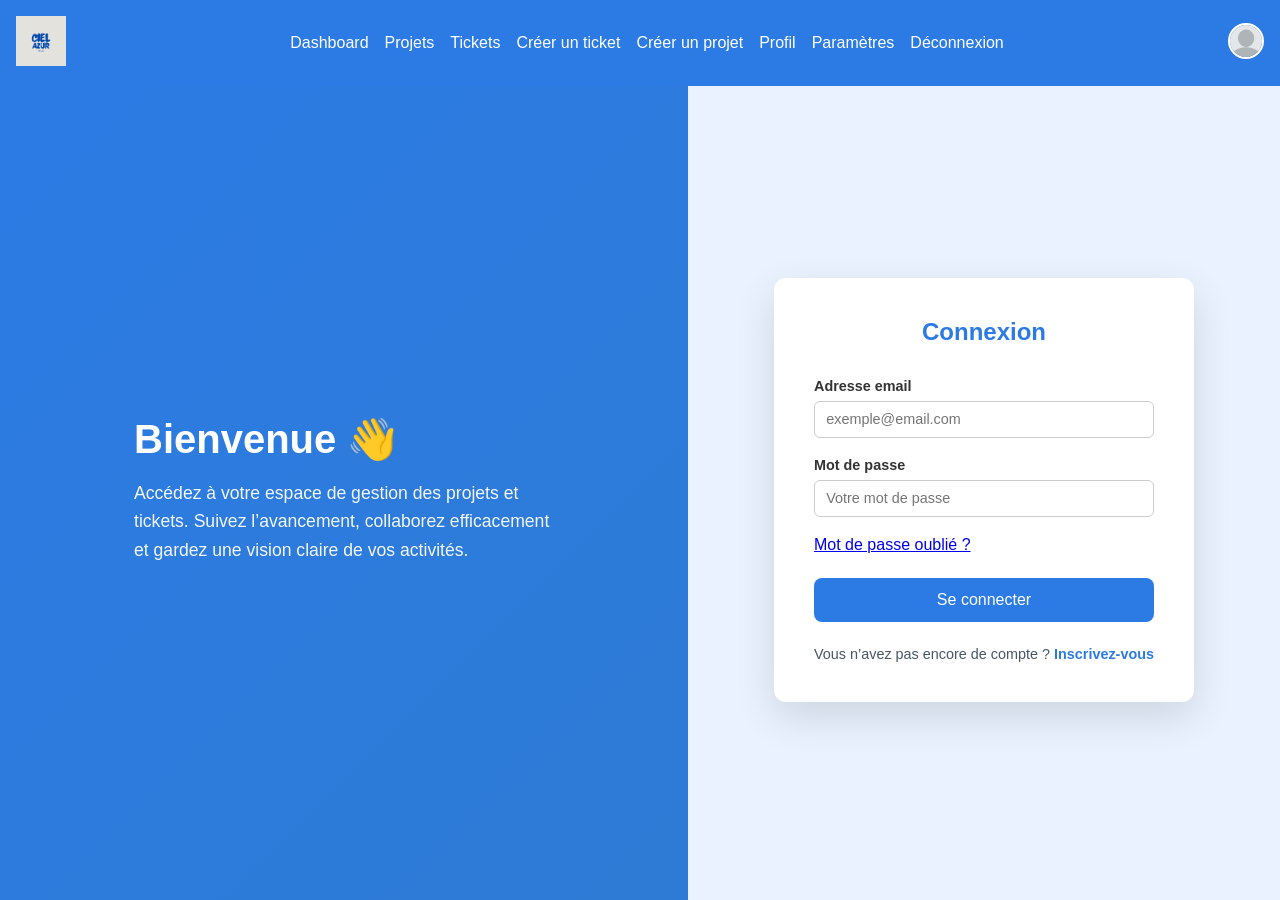
<file: index.html>
<!DOCTYPE html>
<html lang="fr">
<head>
    <meta charset="UTF-8">
    <title>Connexion | TP Ticketing</title>
    <link rel="stylesheet" href="css/style.css">
</head>

<body style="background-color: #eaf2ff;">

<!-- Navigation -->
<header class="main-header"
        style="position: fixed; top: 0; left: 0; right: 0; background-color: #2c7be5; z-index: 1000;">
    <div class="header-content">

        <!-- Logo -->
        <div class="logo">
            <a href="index.html">
                <img src="assets/logo.png" alt="Logo">
            </a>
        </div>

        <!-- Menu -->
      <nav>
            <a href="dashboard.html">Dashboard</a>
            <a href="projects.html">Projets</a>
            <a href="tickets.html">Tickets</a>
            <a href="ticket-create.html">Créer un ticket</a>
            <a href="project-create.html">Créer un projet</a>
            <a href="profile.html">Profil</a>
            <a href="setting.html">Paramètres</a>
            <a href="index.html">Déconnexion</a>
        </nav>
<div class="profile-menu">

    <!-- Avatar -->
    <img
        src="assets/photo-avatar-profil.png"
        alt="Profil"
        class="profile-avatar"
        id="profileToggle"
    >

    <!-- Menu déroulant -->
    <div class="profile-dropdown" id="profileDropdown">
        <div class="profile-info">
            <strong>Madeleine Biaye</strong>
            <span>Collaborateur</span>
        </div>

        <a href="profile.html">👤 Profil</a>
        <a href="settings.html">⚙️ Paramètres</a>
        <hr>
        <a href="index.html" class="logout">🚪 Déconnexion</a>
    </div>

</div>

    </div>
</header>

<!-- Contenu principal -->
<!-- Contenu principal -->
<main style="
    min-height: calc(100vh - 80px);
    display: flex;
    margin-top: 80px;
">

    <!-- PANNEAU BLEU GAUCHE -->
    <section style="
        flex: 1;
        background: linear-gradient(135deg, #2c7be5, #2d7bd4);
        color: white;
        display: flex;
        justify-content: center;
        align-items: center;
        padding: 3rem;
    ">

        <div style="max-width: 420px;">
            <h1 style="
                font-size: 2.5rem;
                margin-bottom: 1rem;
            ">
                Bienvenue 👋
            </h1>

            <p style="
                font-size: 1.1rem;
                line-height: 1.6;
                opacity: 0.95;
            ">
                Accédez à votre espace de gestion des projets et tickets.
                Suivez l’avancement, collaborez efficacement et gardez
                une vision claire de vos activités.
            </p>
        </div>

    </section>

    <!-- ZONE CONNEXION DROITE -->
    <section style="
        flex: 1;
        background-color: #eaf2ff;
        display: flex;
        justify-content: center;
        align-items: center;
    ">

        <!-- Carte de connexion -->
        <div style="
            background-color: white;
            padding: 2.5rem;
            width: 100%;
            max-width: 420px;
            border-radius: 12px;
            box-shadow: 0 15px 40px rgba(0,0,0,0.12);
        ">

            <h1 style="
                text-align: center;
                margin-bottom: 2rem;
                color: #2c7be5;
            ">
                Connexion
            </h1>

            <form>

                <div class="form-group">
                    <label>Adresse email</label>
                    <input type="email" placeholder="exemple@email.com">
                </div>

                <div class="form-group">
                    <label>Mot de passe</label>
                    <input type="password" placeholder="Votre mot de passe">
                </div>
<div class="forgot-password">
    <a href="forgot-password.html">Mot de passe oublié ?</a>
</div>

                <button style="
                    width: 100%;
                    margin-top: 1.5rem;
                    padding: 0.8rem;
                    background-color: #2c7be5;
                    color: white;
                    border: none;
                    border-radius: 8px;
                    font-size: 1rem;
                    cursor: pointer;
                ">
                    Se connecter
                </button>
<p style="
    margin-top: 1.5rem;
    text-align: center;
    font-size: 0.9rem;
    color: #475569;
">
    Vous n’avez pas encore de compte ?
    <a href="register.html" style="
        color: #2c7be5;
        font-weight: 600;
        text-decoration: none;
    ">
        Inscrivez-vous
    </a>
</p>

            </form>

        </div>

    </section>

</main>

</body>
</html>
</file>
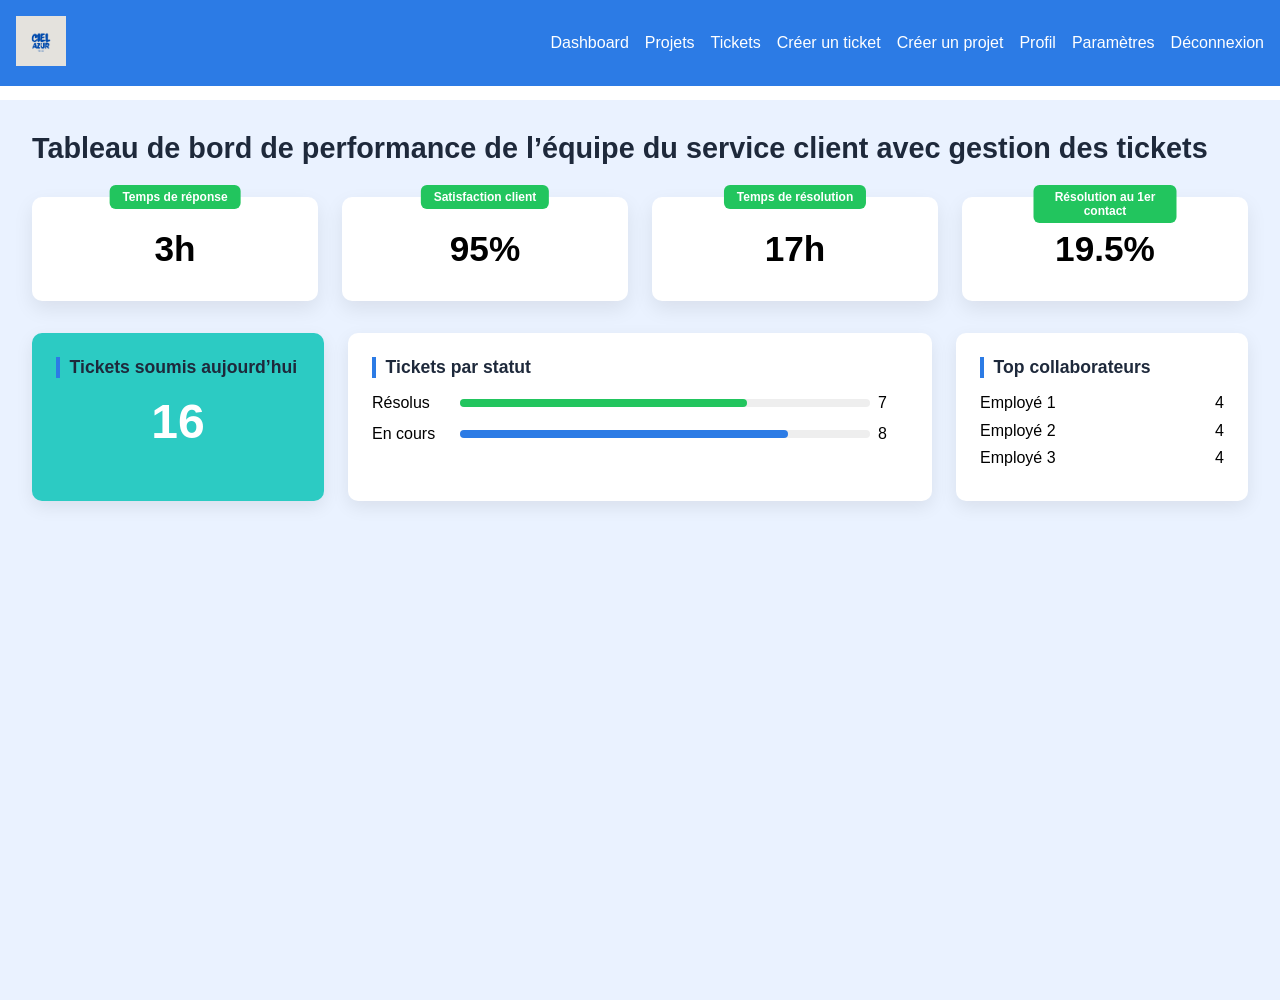
<file: dashboard.html>
<!DOCTYPE html>
<html lang="fr">
<head>
    <meta charset="UTF-8">
    <title>Dashboard | TP Ticketing</title>
    <link rel="stylesheet" href="css/style.css">
</head>

<body>

<!-- Navigation -->
<header class="main-header"
        style="position: fixed; top: 0; left: 0; right: 0; background-color: #2c7be5; z-index: 1000;">
    <div class="header-content">

        <!-- Logo -->
        <div class="logo">
            <a href="index.html">
                <img src="assets/logo.png" alt="Logo">
            </a>
        </div>

        <!-- Menu -->
        <nav>
            <a href="dashboard.html">Dashboard</a>
            <a href="projects.html">Projets</a>
            <a href="tickets.html">Tickets</a>
            <a href="ticket-create.html">Créer un ticket</a>
            <a href="project-create.html">Créer un projet</a>
            <a href="profile.html">Profil</a>
            <a href="setting.html">Paramètres</a>
            <a href="index.html">Déconnexion</a>
        </nav>
    </div>
</header>

<!-- Contenu du dashboard -->
<main class="dashboard" style="margin-top: 100px; width: 100%;">


    <!-- TITRE DU DASHBOARD -->
    <div class="dashboard-title-wrapper">
        <h1 class="dashboard-title">
            Tableau de bord de performance de l’équipe du service client avec gestion des tickets
        </h1>
    </div>

    <!-- KPI principaux -->
    <section class="kpi-grid">

    <!-- Temps de réponse -->
    <div style="position: relative; background: white; padding: 2rem 1.5rem; border-radius: 10px; text-align: center; box-shadow: 0 8px 20px rgba(0,0,0,0.08);">
        <span style="position: absolute; top: -12px; left: 50%; transform: translateX(-50%); background-color: #22c55e; color: white; padding: 0.3rem 0.8rem; border-radius: 6px; font-size: 0.75rem; font-weight: 600;">
            Temps de réponse
        </span>
        <div style="font-size: 2.2rem; font-weight: bold;">3h</div>
    </div>

    <!-- Satisfaction client -->
    <div style="position: relative; background: white; padding: 2rem 1.5rem; border-radius: 10px; text-align: center; box-shadow: 0 8px 20px rgba(0,0,0,0.08);">
        <span style="position: absolute; top: -12px; left: 50%; transform: translateX(-50%); background-color: #22c55e; color: white; padding: 0.3rem 0.8rem; border-radius: 6px; font-size: 0.75rem; font-weight: 600;">
            Satisfaction client
        </span>
        <div style="font-size: 2.2rem; font-weight: bold;">95%</div>
    </div>

    <!-- Temps de résolution -->
    <div style="position: relative; background: white; padding: 2rem 1.5rem; border-radius: 10px; text-align: center; box-shadow: 0 8px 20px rgba(0,0,0,0.08);">
        <span style="position: absolute; top: -12px; left: 50%; transform: translateX(-50%); background-color: #22c55e; color: white; padding: 0.3rem 0.8rem; border-radius: 6px; font-size: 0.75rem; font-weight: 600;">
            Temps de résolution
        </span>
        <div style="font-size: 2.2rem; font-weight: bold;">17h</div>
    </div>

    <!-- Résolution au 1er contact -->
    <div style="position: relative; background: white; padding: 2rem 1.5rem; border-radius: 10px; text-align: center; box-shadow: 0 8px 20px rgba(0,0,0,0.08);">
        <span style="position: absolute; top: -12px; left: 50%; transform: translateX(-50%); background-color: #22c55e; color: white; padding: 0.3rem 0.8rem; border-radius: 6px; font-size: 0.75rem; font-weight: 600;">
            Résolution au 1er contact
        </span>
        <div style="font-size: 2.2rem; font-weight: bold;">19.5%</div>
    </div>

</section>


    <!-- Ligne centrale -->
    <section class="dashboard-row">

        <!-- Tickets du jour -->
        <div class="panel highlight">
            <h3>Tickets soumis aujourd’hui</h3>
            <p class="big-number">16</p>
        </div>

        <!-- Tickets par statut -->
        <div class="panel">
            <h3>Tickets par statut</h3>

            <div class="status-row">
                <span>Résolus</span>
                <div class="bar">
                    <div class="bar-fill green" style="width:70%"></div>
                </div>
                <span>7</span>
            </div>

            <div class="status-row">
                <span>En cours</span>
                <div class="bar">
                    <div class="bar-fill blue" style="width:80%"></div>
                </div>
                <span>8</span>
            </div>
        </div>

        <!-- Top collaborateurs -->
        <div class="panel">
            <h3>Top collaborateurs</h3>
            <ul class="top-list">
                <li>Employé 1 <span>4</span></li>
                <li>Employé 2 <span>4</span></li>
                <li>Employé 3 <span>4</span></li>
            </ul>
        </div>

    </section>


</main>

</body>
</html>
</file>
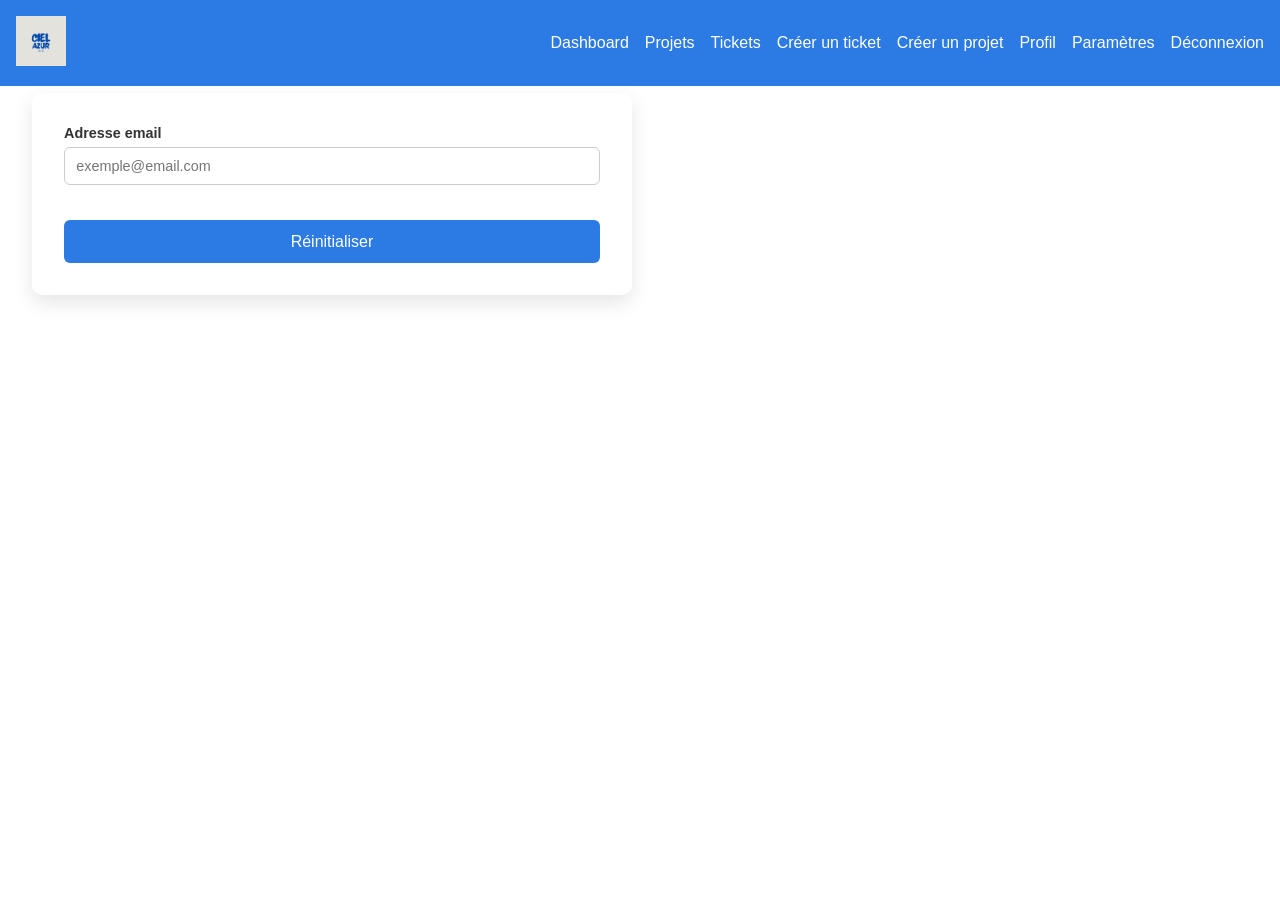
<file: forgot-password.html>
<!DOCTYPE html>
<html lang="fr">
<head>
    <meta charset="UTF-8">
    <title>Mot de passe oublié | TP Ticketing</title>
    <link rel="stylesheet" href="css/style.css">
</head>

<body>

<!-- Navigation -->
<header class="main-header"
        style="position: fixed; top: 0; left: 0; right: 0; background-color: #2c7be5; z-index: 1000;">
    <div class="header-content">

        <!-- Logo -->
        <div class="logo">
            <a href="index.html">
                <img src="assets/logo.png" alt="Logo">
            </a>
        </div>

        <!-- Menu -->
        <nav>
            <a href="dashboard.html">Dashboard</a>
            <a href="projects.html">Projets</a>
            <a href="tickets.html">Tickets</a>
            <a href="ticket-create.html">Créer un ticket</a>
            <a href="project-create.html">Créer un projet</a>
            <a href="profile.html">Profil</a>
            <a href="setting.html">Paramètres</a>
            <a href="index.html">Déconnexion</a>
        </nav>
    </div>
</header>

<main class="ticket-create">

    <h1>Mot de passe oublié</h1>

    <form class="ticket-form">

        <div class="form-group">
            <label>Adresse email</label>
            <input type="email" placeholder="exemple@email.com">
        </div>

        <button>Réinitialiser</button>

    </form>

</main>

</body>
</html>
</file>
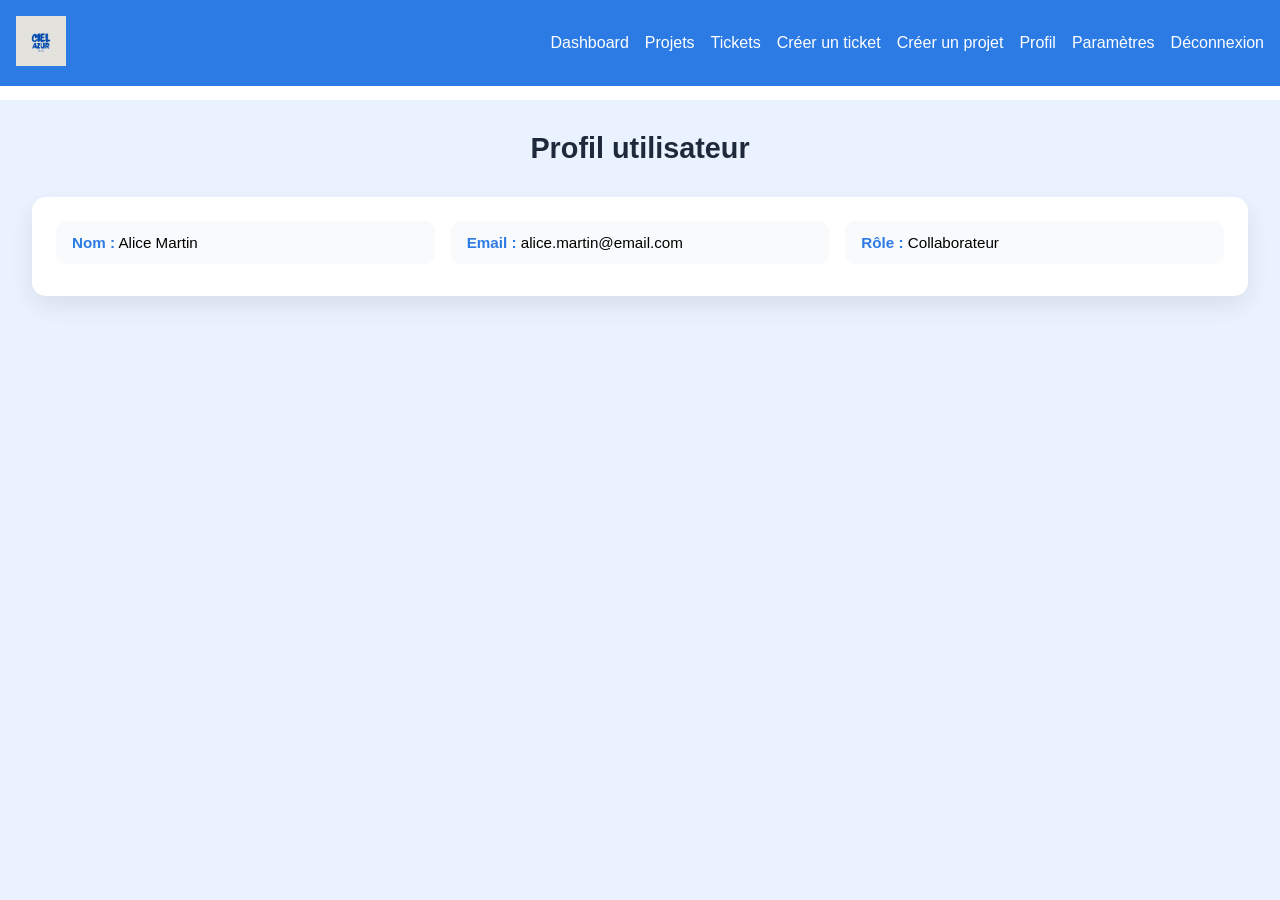
<file: profile.html>
<!DOCTYPE html>
<html lang="fr">
<head>
    <meta charset="UTF-8">
    <title>Profil utilisateur | TP Ticketing</title>
    <link rel="stylesheet" href="css/style.css">
</head>

<body>

<!-- Navigation -->
<header class="main-header"
        style="position: fixed; top: 0; left: 0; right: 0; background-color: #2c7be5; z-index: 1000;">
    <div class="header-content">

        <!-- Logo -->
        <div class="logo">
            <a href="index.html">
                <img src="assets/logo.png" alt="Logo">
            </a>
        </div>

        <!-- Menu -->
        <nav>
            <a href="dashboard.html">Dashboard</a>
            <a href="projects.html">Projets</a>
            <a href="tickets.html">Tickets</a>
            <a href="ticket-create.html">Créer un ticket</a>
            <a href="project-create.html">Créer un projet</a>
            <a href="profile.html">Profil</a>
            <a href="setting.html">Paramètres</a>
            <a href="index.html">Déconnexion</a>
        </nav>
    </div>
</header>

<main class="ticket-detail">

    <h1>Profil utilisateur</h1>

    <section class="ticket-info">
        <p><strong>Nom :</strong> Alice Martin</p>
        <p><strong>Email :</strong> alice.martin@email.com</p>
        <p><strong>Rôle :</strong> Collaborateur</p>
    </section>

</main>

</body>
</html>
</file>
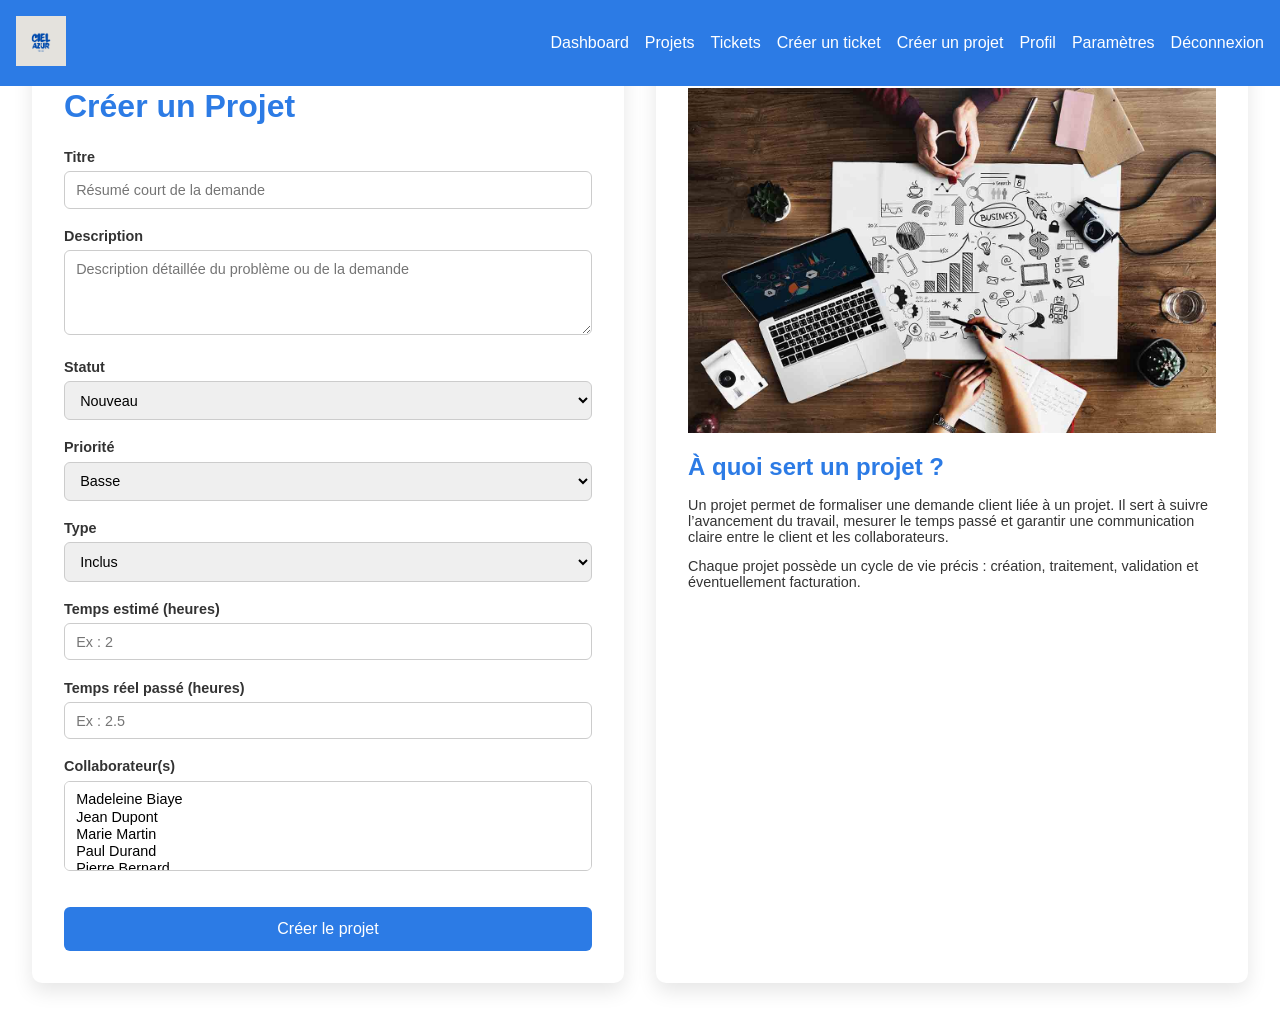
<file: project-create.html>
<!DOCTYPE html>
<html lang="fr">
<head>
    <meta charset="UTF-8">
    <title>Créer un ticket | TP Ticketing</title>

    <!-- Feuille de style principale -->
    <link rel="stylesheet" href="css/style.css">
</head>

<body>

    <!-- Navigation principale -->
   <header class="main-header"style="position: fixed; top: 0; left: 0; right: 0; background-color: #2c7be5; z-index: 1000;">
    <div class="header-content">
        <!-- Logo -->
      <div class="logo">
    <a href="index.html">
        <img src="assets/logo.png" alt="Logo">
    </a>
</div>
        <!-- Menu -->
        <nav>
            <a href="dashboard.html">Dashboard</a>
            <a href="projects.html">Projets</a>
            <a href="tickets.html">Tickets</a>
            <a href="ticket-create.html">Créer un ticket</a>
            <a href="project-create.html">Créer un projet</a>
            <a href="profile.html">Profil</a>
            <a href="setting.html">Paramètres</a>
            <a href="index.html">Déconnexion</a>
        </nav>
    </div>
</header>

    <!-- Contenu principal : création d’un ticket -->
    <main class="ticket-create">

 <div class="ticket-layout">
        <!-- Formulaire de création -->
        <form class="ticket-form" id="ticketForm">
 <div class="tickets-header">
    <h1 class="tickets-title">Créer un Projet </h1>
</div>
            <!-- Titre du ticket -->
            <div class="form-group">
                <label for="title">Titre</label>
                <input
                    type="text"
                    id="title"
                    name="title"
                    placeholder="Résumé court de la demande"
                    required
                >
            </div>

            <!-- Description détaillée -->
            <div class="form-group">
                <label for="description">Description</label>
                <textarea
                    id="description"
                    name="description"
                    rows="4"
                    placeholder="Description détaillée du problème ou de la demande"
                    required
                ></textarea>
            </div>

            <!-- Statut du ticket -->
            <div class="form-group">
                <label for="status">Statut</label>
                <select id="status" name="status">
                    <option>Nouveau</option>
                    <option>En cours</option>
                    <option>En attente client</option>
                    <option>Terminé</option>
                    <option>À valider</option>
                    <option>Validé</option>
                    <option>Refusé</option>
                </select>
            </div>

            <!-- Priorité (optionnelle) -->
            <div class="form-group">
                <label for="priority">Priorité</label>
                <select id="priority" name="priority">
                    <option>Basse</option>
                    <option>Moyenne</option>
                    <option>Haute</option>
                </select>
            </div>

           <div class="form-group">
    <label for="type">Type</label>

    <select id="type" name="type">
        <option>Inclus</option>
        <option>Facturable</option>
    </select>

    <p id="ticket-type-info"></p>
</div>


            <!-- Temps estimé (optionnel) -->
            <div class="form-group">
                <label for="estimated_time">Temps estimé (heures)</label>
                <input
                    type="number"
                    id="estimated_time"
                    name="estimated_time"
                    placeholder="Ex : 2"
                    min="0"
                >
            </div>

            <!-- Temps réel passé -->
            <div class="form-group">
                <label for="spent_time">Temps réel passé (heures)</label>
                <input
                    type="number"
                    id="spent_time"
                    name="spent_time"
                    placeholder="Ex : 2.5"
                    min="0"
                >
            </div>

            <!-- Collaborateurs assignés -->
            <div class="form-group">
                <label for="collaborators">Collaborateur(s)</label>
                <select id="collaborators" name="collaborators" multiple>
                     <option>Madeleine Biaye</option>
                    <option>Jean Dupont</option>
                    <option>Marie Martin</option>
                    <option>Paul Durand</option>
                    <option>Pierre Bernard</option>
                    <option>Lucie Dubois</option>
                    <option>Thomas Leroy</option>
                </select>
            </div>

            <!-- Bouton de création -->
             <p id="formMessage"></p>
            <button type="submit">Créer le projet</button>
            <div id="form-message"></div>


        </form>
<!-- Colonne droite : aide / information -->
        <aside class="ticket-info-box">

            <!-- Image illustrative -->
            <img
                src="assets/image de projet.jpg"
                alt="Illustration ticket"
            >

            <!-- Texte explicatif -->
            <h2>À quoi sert un projet ?</h2>

            <p>
                Un projet permet de formaliser une demande client liée à un projet.
                Il sert à suivre l’avancement du travail, mesurer le temps passé
                et garantir une communication claire entre le client et les collaborateurs.
            </p>

            <p>
                Chaque projet possède un cycle de vie précis :
                création, traitement, validation et éventuellement facturation.
            </p>

        </aside>
    </div>

    </main>
<script src="js/ticket.js"></script>

</body>
</html>
</file>
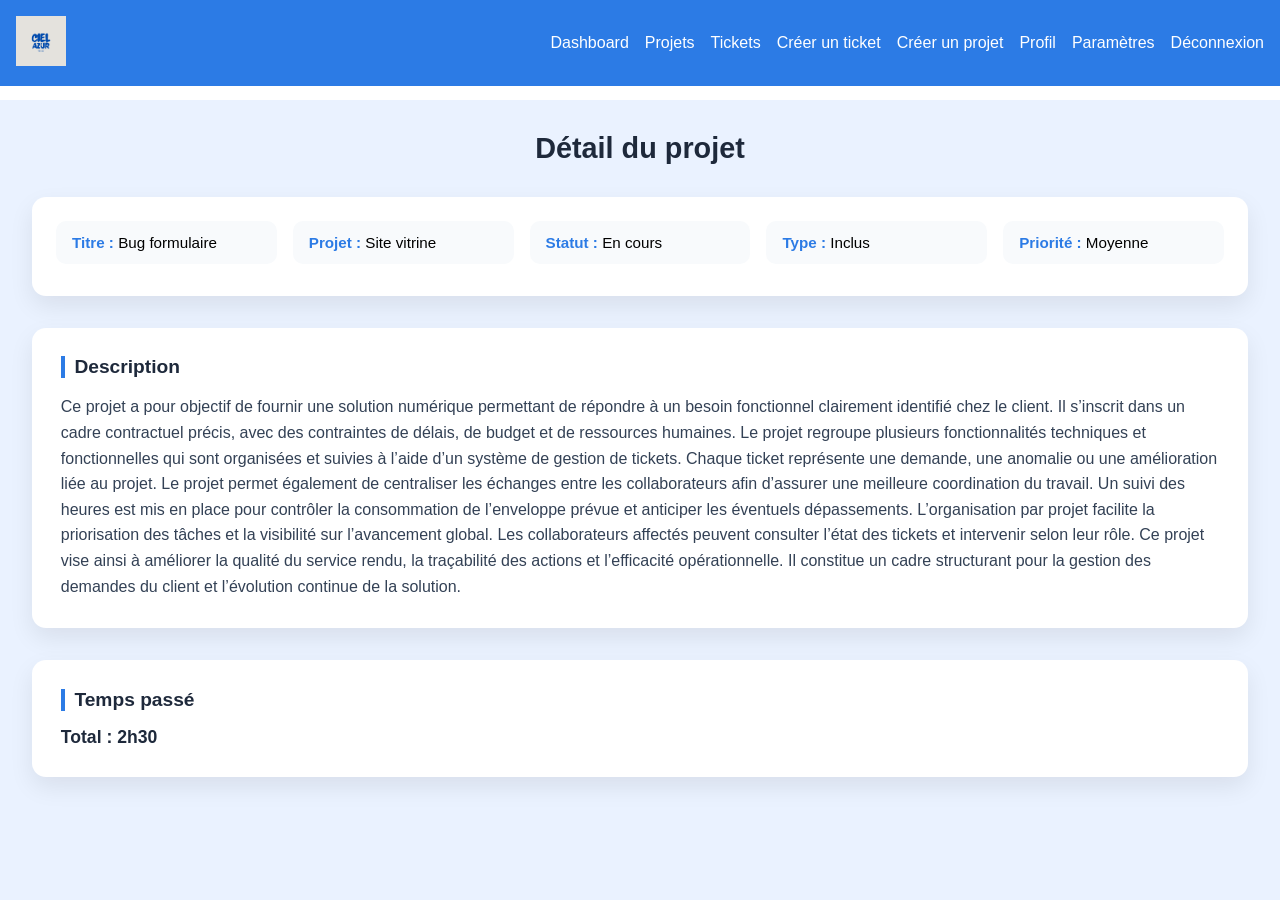
<file: project-detail.html>
<!DOCTYPE html>
<html lang="fr">
<head>
    <meta charset="UTF-8">
    <title>Détail du ticket | TP Ticketing</title>

    <!-- Feuille de style principale -->
    <link rel="stylesheet" href="css/style.css">
</head>

<body>

    <!-- En-tête avec navigation principale -->
    <header class="main-header"style="position: fixed; top: 0; left: 0; right: 0; background-color: #2c7be5; z-index: 1000;">
    <div class="header-content">
        <!-- Logo -->
        <div class="logo">
    <a href="index.html">
        <img src="assets/logo.png" alt="Logo">
    </a>
</div>

        <!-- Menu -->
         <nav>
            <a href="dashboard.html">Dashboard</a>
            <a href="projects.html">Projets</a>
            <a href="tickets.html">Tickets</a>
            <a href="ticket-create.html">Créer un ticket</a>
            <a href="project-create.html">Créer un projet</a>
            <a href="profile.html">Profil</a>
            <a href="setting.html">Paramètres</a>
            <a href="index.html">Déconnexion</a>
        </nav>
    </div>
</header>
    <!-- Contenu principal : détail d’un ticket -->
    <main class="ticket-detail">

        <h1>Détail du projet</h1>

        <!-- Informations générales -->
        <section class="ticket-info">
            <p><strong>Titre :</strong> Bug formulaire</p>
            <p><strong>Projet :</strong> Site vitrine</p>
            <p><strong>Statut :</strong> En cours</p>
            <p><strong>Type :</strong> Inclus</p>
            <p><strong>Priorité :</strong> Moyenne</p>
        </section>

        <!-- Description du ticket -->
        <section class="ticket-description">
            <h2>Description</h2>
            <p>
                Ce projet a pour objectif de fournir une solution numérique permettant de répondre à un besoin fonctionnel clairement identifié chez le client. Il s’inscrit dans un cadre contractuel précis, avec des contraintes de délais, de budget et de ressources humaines. Le projet regroupe plusieurs fonctionnalités techniques et fonctionnelles qui sont organisées et suivies à l’aide d’un système de gestion de tickets. Chaque ticket représente une demande, une anomalie ou une amélioration liée au projet. Le projet permet également de centraliser les échanges entre les collaborateurs afin d’assurer une meilleure coordination du travail. Un suivi des heures est mis en place pour contrôler la consommation de l’enveloppe prévue et anticiper les éventuels dépassements. L’organisation par projet facilite la priorisation des tâches et la visibilité sur l’avancement global. Les collaborateurs affectés peuvent consulter l’état des tickets et intervenir selon leur rôle. Ce projet vise ainsi à améliorer la qualité du service rendu, la traçabilité des actions et l’efficacité opérationnelle. Il constitue un cadre structurant pour la gestion des demandes du client et l’évolution continue de la solution.
            </p>
        </section>

        <!-- Temps passé sur le ticket -->
        <section class="ticket-time">
            <h2>Temps passé</h2>
            <p>Total : 2h30</p>
        </section>

    </main>

</body>
</html>
</file>
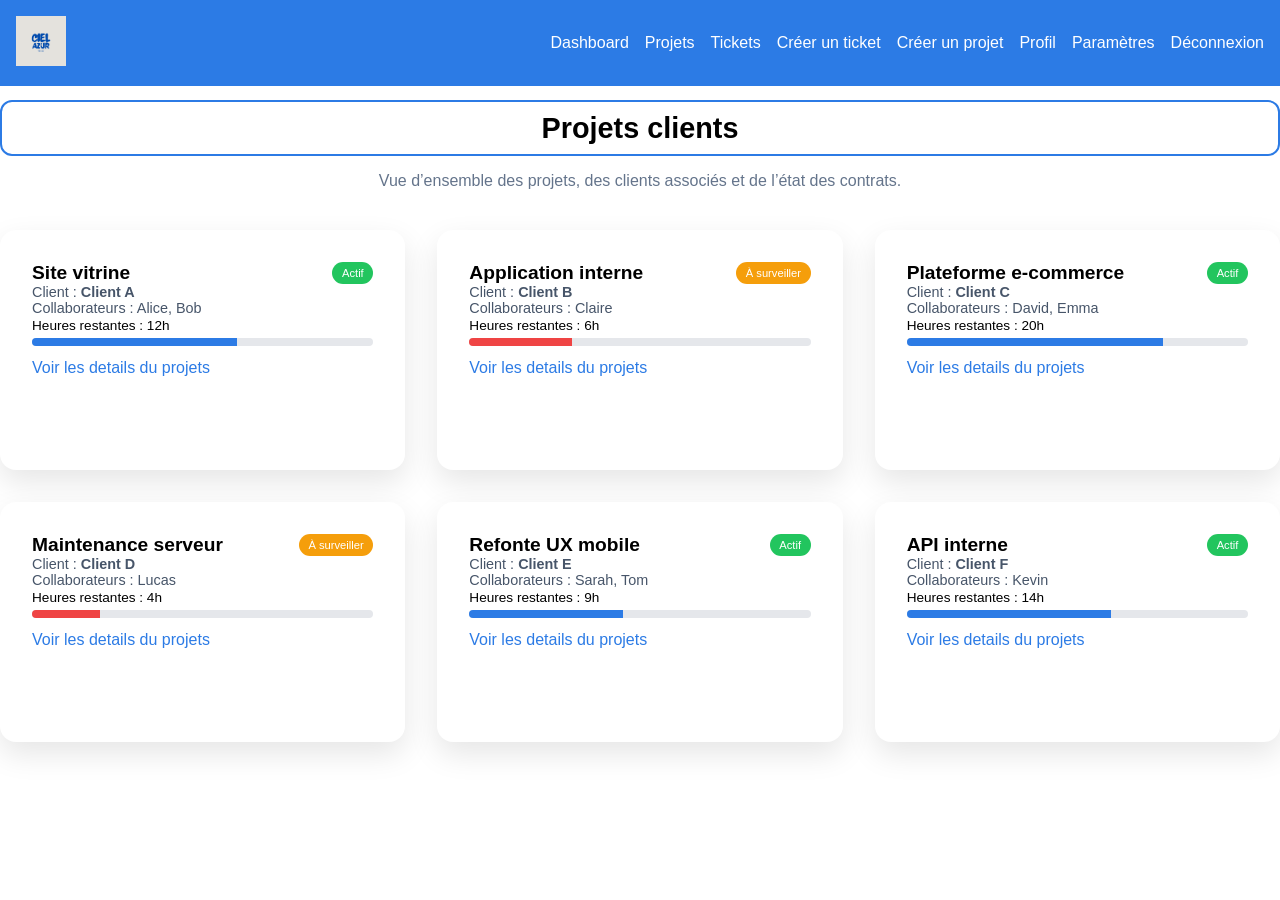
<file: projects.html>
<!DOCTYPE html>
<html lang="fr">
<head>
    <meta charset="UTF-8">
    <title>Projets | TP Ticketing</title>
    <link rel="stylesheet" href="css/style.css">
</head>

<body>

    <!-- En-tête avec navigation principale -->
   <header class="main-header"style="position: fixed; top: 0; left: 0; right: 0; background-color: #2c7be5; z-index: 1000;">
    <div class="header-content">
        <!-- Logo -->
      <div class="logo">
    <a href="index.html">
        <img src="assets/logo.png" alt="Logo">
    </a>
</div>
        <!-- Menu -->
         <nav>
            <a href="dashboard.html">Dashboard</a>
            <a href="projects.html">Projets</a>
            <a href="tickets.html">Tickets</a>
            <a href="ticket-create.html">Créer un ticket</a>
            <a href="project-create.html">Créer un projet</a>
            <a href="profile.html">Profil</a>
            <a href="setting.html">Paramètres</a>
            <a href="index.html">Déconnexion</a>
        </nav> 
    </div>
</header>
    <!-- Contenu principal : liste des projets avec tableau des projets(2 exemples) -->
   <main class="projects" style="margin-top: 100px;">

    <h1 class="page-title">Projets clients</h1>
    <p class="page-subtitle">
        Vue d’ensemble des projets, des clients associés et de l’état des contrats.
    </p>

    <section class="projects-grid">

        <!-- Projet 1 -->
        <div class="project-card">

            <div class="project-header">
                <h2>Site vitrine</h2>
                <span class="badge active">Actif</span>
            </div>

            <p class="project-client">Client : <strong>Client A</strong></p>

            <p class="project-collab">
                Collaborateurs : Alice, Bob
            </p>

            <div class="hours">
                <span>Heures restantes : 12h</span>
                <div class="progress">
                    <div class="progress-fill" style="width: 60%;"></div>
                </div>
            </div>

            <div class="project-actions">
               <a href="project-detail.html" class="btn-link">Voir les details du projets</a>
            </div>

        </div>

        <!-- Projet 2 -->
        <div class="project-card">

            <div class="project-header">
                <h2>Application interne</h2>
                <span class="badge warning">À surveiller</span>
            </div>

            <p class="project-client">Client : <strong>Client B</strong></p>

            <p class="project-collab">
                Collaborateurs : Claire
            </p>

            <div class="hours">
                <span>Heures restantes : 6h</span>
                <div class="progress">
                    <div class="progress-fill danger" style="width: 30%;"></div>
                </div>
            </div>

            <div class="project-actions">
                <a href="project-detail.html" class="btn-link">Voir les details du projets</a>
            </div>

        </div>
        <!-- Projet 3 -->
<div class="project-card">

    <div class="project-header">
        <h2>Plateforme e-commerce</h2>
        <span class="badge active">Actif</span>
    </div>

    <p class="project-client">Client : <strong>Client C</strong></p>
    <p class="project-collab">Collaborateurs : David, Emma</p>

    <div class="hours">
        <span>Heures restantes : 20h</span>
        <div class="progress">
            <div class="progress-fill" style="width: 75%;"></div>
        </div>
    </div>

    <div class="project-actions">
     <a href="project-detail.html" class="btn-link">Voir les details du projets</a>
    </div>

</div>

<!-- Projet 4 -->
<div class="project-card">

    <div class="project-header">
        <h2>Maintenance serveur</h2>
        <span class="badge warning">À surveiller</span>
    </div>

    <p class="project-client">Client : <strong>Client D</strong></p>
    <p class="project-collab">Collaborateurs : Lucas</p>

    <div class="hours">
        <span>Heures restantes : 4h</span>
        <div class="progress">
            <div class="progress-fill danger" style="width: 20%;"></div>
        </div>
    </div>

    <div class="project-actions">
       <a href="project-detail.html" class="btn-link">Voir les details du projets</a>
    </div>

</div>

<!-- Projet 5 -->
<div class="project-card">

    <div class="project-header">
        <h2>Refonte UX mobile</h2>
        <span class="badge active">Actif</span>
    </div>

    <p class="project-client">Client : <strong>Client E</strong></p>
    <p class="project-collab">Collaborateurs : Sarah, Tom</p>

    <div class="hours">
        <span>Heures restantes : 9h</span>
        <div class="progress">
            <div class="progress-fill" style="width: 45%;"></div>
        </div>
    </div>

    <div class="project-actions">
       <a href="project-detail.html" class="btn-link">Voir les details du projets</a>
    </div>

</div>

<!-- Projet 6 -->
<div class="project-card">

    <div class="project-header">
        <h2>API interne</h2>
        <span class="badge active">Actif</span>
    </div>

    <p class="project-client">Client : <strong>Client F</strong></p>
    <p class="project-collab">Collaborateurs : Kevin</p>

    <div class="hours">
        <span>Heures restantes : 14h</span>
        <div class="progress">
            <div class="progress-fill" style="width: 60%;"></div>
        </div>
    </div>

    <div class="project-actions">
       <a href="project-detail.html" class="btn-link">Voir les details du projets</a>
    </div>

</div>


    </section>

</main>


</body>
</html>
</file>
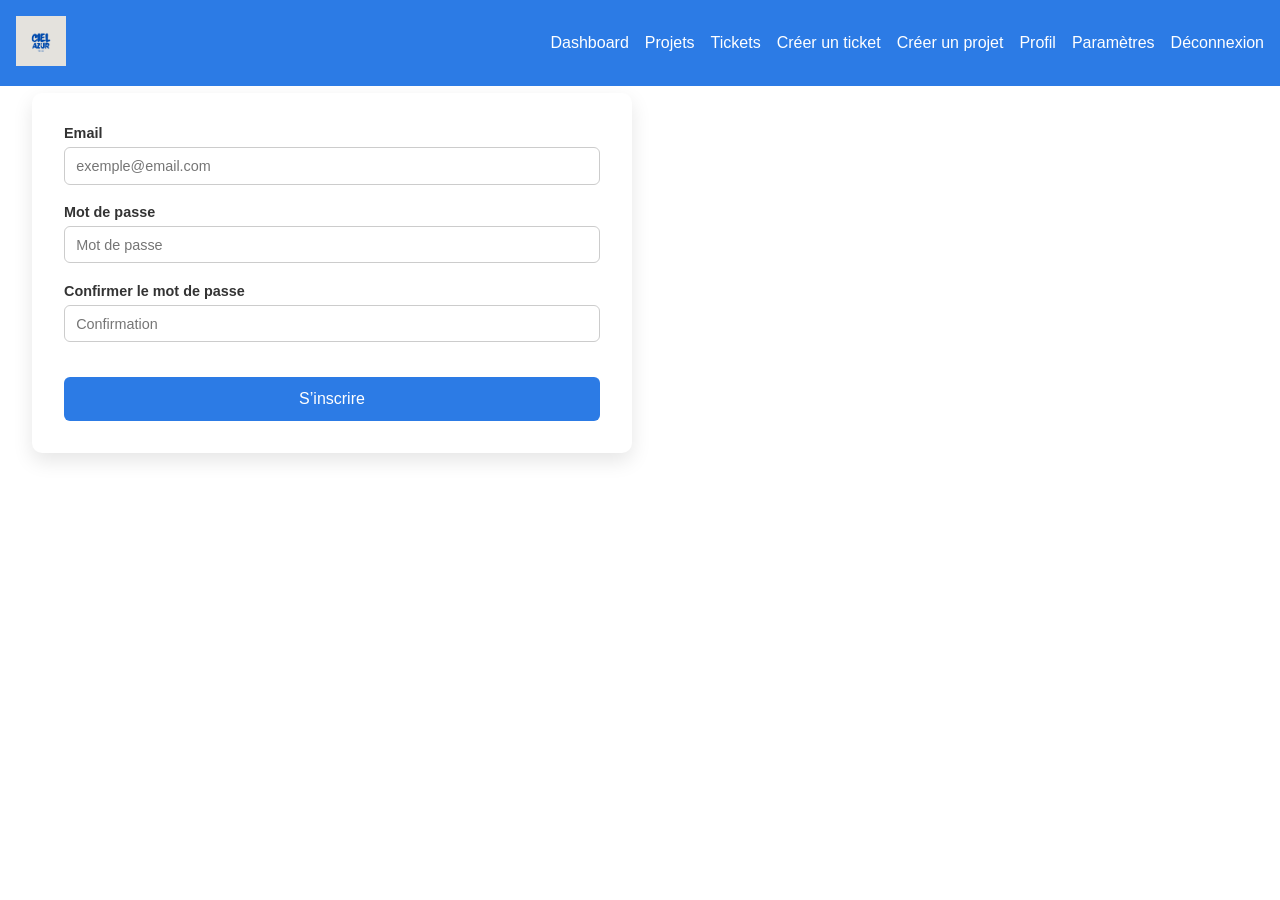
<file: register.html>
<!DOCTYPE html>
<html lang="fr">
<head>
    <meta charset="UTF-8">
    <title>Inscription | TP Ticketing</title>
    <link rel="stylesheet" href="css/style.css">
</head>

<body>

<!-- Navigation -->
<header class="main-header"
        style="position: fixed; top: 0; left: 0; right: 0; background-color: #2c7be5; z-index: 1000;">
    <div class="header-content">

        <!-- Logo -->
        <div class="logo">
            <a href="index.html">
                <img src="assets/logo.png" alt="Logo">
            </a>
        </div>

        <!-- Menu -->
        <nav>
            <a href="dashboard.html">Dashboard</a>
            <a href="projects.html">Projets</a>
            <a href="tickets.html">Tickets</a>
            <a href="ticket-create.html">Créer un ticket</a>
            <a href="project-create.html">Créer un projet</a>
            <a href="profile.html">Profil</a>
            <a href="setting.html">Paramètres</a>
            <a href="index.html">Déconnexion</a>
        </nav>
    </div>
</header>

<main class="ticket-create">

    <h1>Inscription</h1>

    <form class="ticket-form">

        <div class="form-group">
            <label>Email</label>
            <input type="email" placeholder="exemple@email.com">
        </div>

        <div class="form-group">
            <label>Mot de passe</label>
            <input type="password" placeholder="Mot de passe">
        </div>

        <div class="form-group">
            <label>Confirmer le mot de passe</label>
            <input type="password" placeholder="Confirmation">
        </div>

        <button>S’inscrire</button>

    </form>

</main>

</body>
</html>
</file>
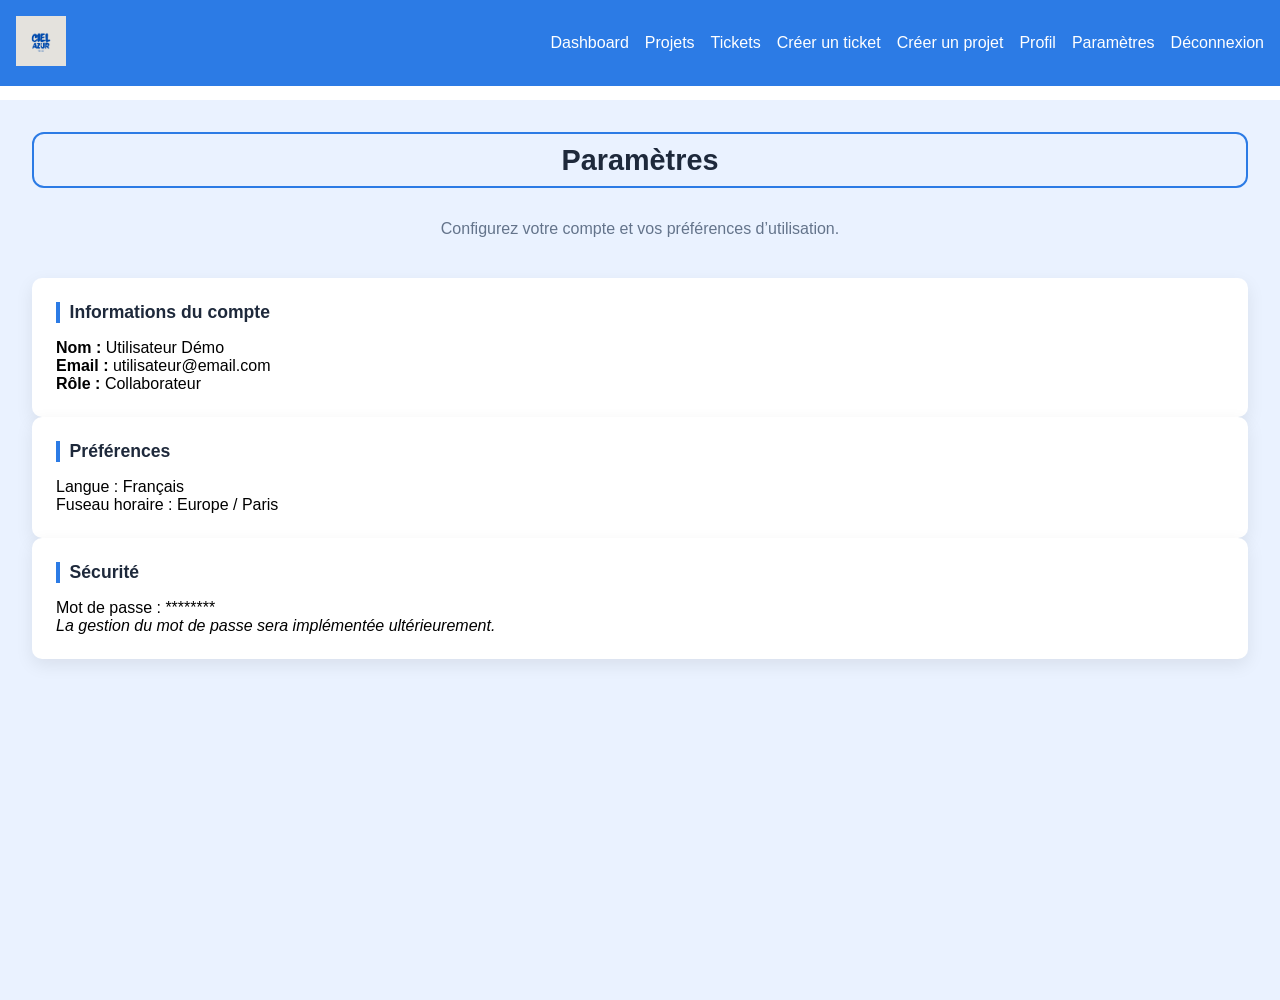
<file: setting.html>
<!DOCTYPE html>
<html lang="fr">
<head>
    <meta charset="UTF-8">
    <title>Paramètres | TP Ticketing</title>
    <link rel="stylesheet" href="css/style.css">
</head>

<body>

<!-- Navigation -->
<header class="main-header"
        style="position: fixed; top: 0; left: 0; right: 0; background-color: #2c7be5; z-index: 1000;">
    <div class="header-content">

        <!-- Logo -->
        <div class="logo">
            <a href="index.html">
                <img src="assets/logo.png" alt="Logo">
            </a>
        </div>

        <!-- Menu -->
        <nav>
            <a href="dashboard.html">Dashboard</a>
            <a href="projects.html">Projets</a>
            <a href="tickets.html">Tickets</a>
            <a href="ticket-create.html">Créer un ticket</a>
            <a href="project-create.html">Créer un projet</a>
            <a href="profile.html">Profil</a>
            <a href="settings.html">Paramètres</a>
            <a href="index.html">Déconnexion</a>
        </nav>
    </div>
</header>

<main class="dashboard" style="margin-top: 100px;">

    <h1 class="page-title">Paramètres</h1>
    <p class="page-subtitle">
        Configurez votre compte et vos préférences d’utilisation.
    </p>

    <!-- Section compte -->
    <section class="panel">
        <h3>Informations du compte</h3>
        <p><strong>Nom :</strong> Utilisateur Démo</p>
        <p><strong>Email :</strong> utilisateur@email.com</p>
        <p><strong>Rôle :</strong> Collaborateur</p>
    </section>

    <!-- Section préférences -->
    <section class="panel">
        <h3>Préférences</h3>
        <p>Langue : Français</p>
        <p>Fuseau horaire : Europe / Paris</p>
    </section>

 <!-- Section sécurité -->
    <section class="panel">
        <h3>Sécurité</h3>
        <p>Mot de passe : ********</p>
        <p>
            <em>La gestion du mot de passe sera implémentée ultérieurement.</em>
        </p>
    </section

</main>

</body>
</html>
</file>
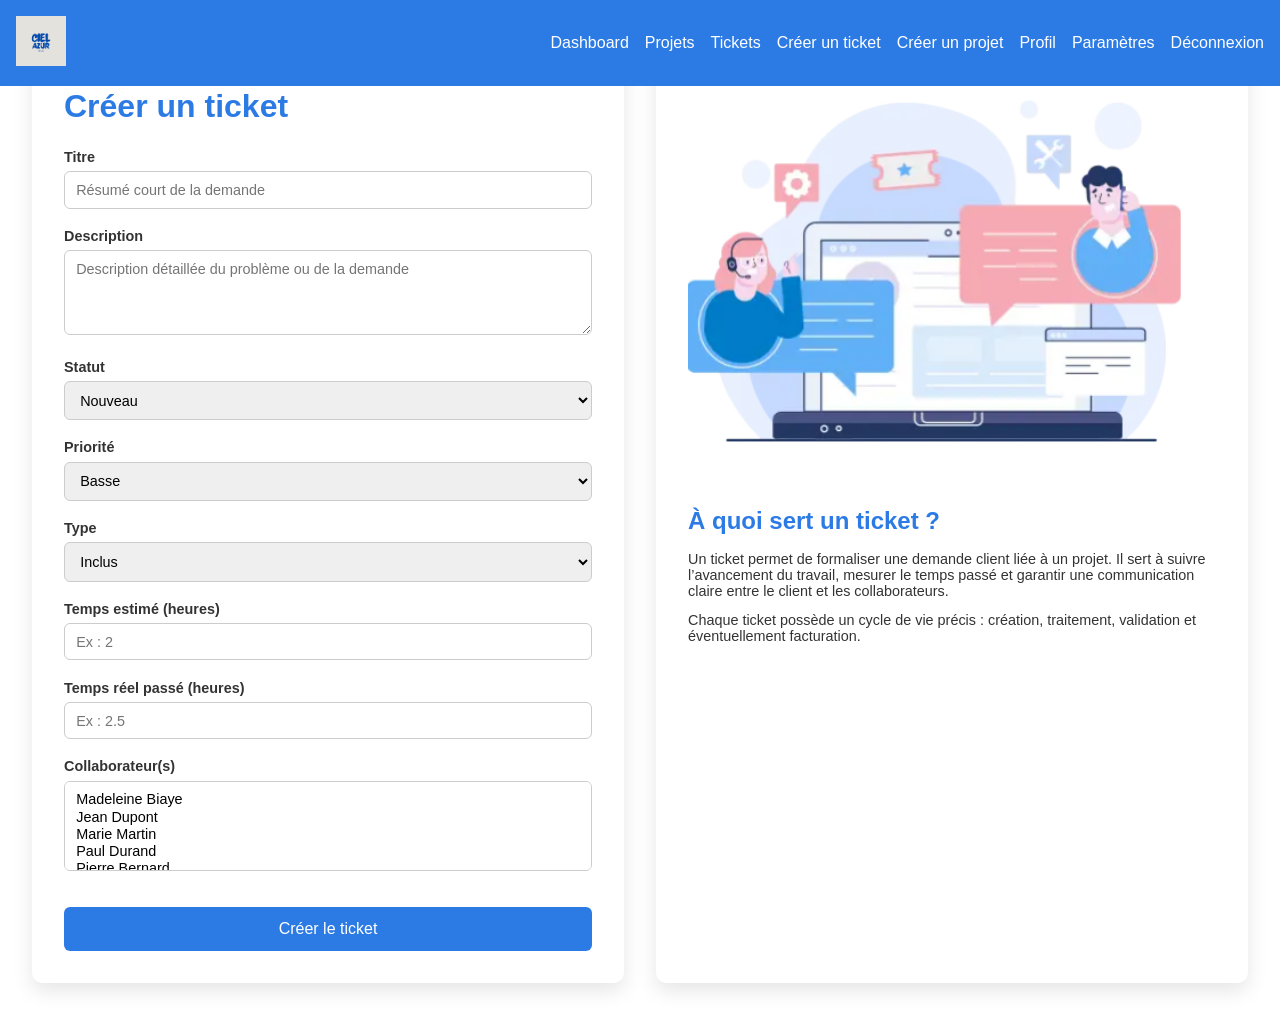
<file: ticket-create.html>
<!DOCTYPE html>
<html lang="fr">
<head>
    <meta charset="UTF-8">
    <title>Créer un ticket | TP Ticketing</title>

    <!-- Feuille de style principale -->
    <link rel="stylesheet" href="css/style.css">
</head>

<body>

    <!-- Navigation principale -->
   <header class="main-header"style="position: fixed; top: 0; left: 0; right: 0; background-color: #2c7be5; z-index: 1000;">
    <div class="header-content">
        <!-- Logo -->
      <div class="logo">
    <a href="index.html">
        <img src="assets/logo.png" alt="Logo">
    </a>
</div>
        <!-- Menu -->
        <nav>
            <a href="dashboard.html">Dashboard</a>
            <a href="projects.html">Projets</a>
            <a href="tickets.html">Tickets</a>
            <a href="ticket-create.html">Créer un ticket</a>
            <a href="project-create.html">Créer un projet</a>
            <a href="profile.html">Profil</a>
            <a href="setting.html">Paramètres</a>
            <a href="index.html">Déconnexion</a>
        </nav>
    </div>
</header>

    <!-- Contenu principal : création d’un ticket -->
    <main class="ticket-create">

 <div class="ticket-layout">
        <!-- Formulaire de création -->
        <form class="ticket-form" id="ticketForm" novalidate>
 <div class="tickets-header">
    <h1 class="tickets-title">Créer un ticket </h1>
</div>
            <!-- Titre du ticket -->
            <div class="form-group">
                <label for="title">Titre</label>
                <input
                    type="text"
                    id="title"
                    name="title"
                    placeholder="Résumé court de la demande"
                    required
                >
            </div>

            <!-- Description détaillée -->
            <div class="form-group">
                <label for="description">Description</label>
                <textarea
                    id="description"
                    name="description"
                    rows="4"
                    placeholder="Description détaillée du problème ou de la demande"
                    required
                ></textarea>
            </div>

            <!-- Statut du ticket -->
            <div class="form-group">
                <label for="status">Statut</label>
                <select id="status" name="status">
                    <option>Nouveau</option>
                    <option>En cours</option>
                    <option>En attente client</option>
                    <option>Terminé</option>
                    <option>À valider</option>
                    <option>Validé</option>
                    <option>Refusé</option>
                </select>
            </div>

            <!-- Priorité (optionnelle) -->
            <div class="form-group">
                <label for="priority">Priorité</label>
                <select id="priority" name="priority">
                    <option>Basse</option>
                    <option>Moyenne</option>
                    <option>Haute</option>
                </select>
            </div>

           <div class="form-group">
    <label for="type">Type</label>

    <select id="type" name="type">
        <option>Inclus</option>
        <option>Facturable</option>
    </select>

    <p id="ticket-type-info"></p>
</div>


            <!-- Temps estimé (optionnel) -->
            <div class="form-group">
                <label for="estimated_time">Temps estimé (heures)</label>
                <input
                    type="number"
                    id="estimated_time"
                    name="estimated_time"
                    placeholder="Ex : 2"
                    min="0"
                >
            </div>

            <!-- Temps réel passé -->
            <div class="form-group">
                <label for="spent_time">Temps réel passé (heures)</label>
                <input
                    type="number"
                    id="spent_time"
                    name="spent_time"
                    placeholder="Ex : 2.5"
                    min="0"
                >
            </div>

            <!-- Collaborateurs assignés -->
            <div class="form-group">
                <label for="collaborators">Collaborateur(s)</label>
                <select id="collaborators" name="collaborators" multiple>
                     <option>Madeleine Biaye</option>
                    <option>Jean Dupont</option>
                    <option>Marie Martin</option>
                    <option>Paul Durand</option>
                    <option>Pierre Bernard</option>
                    <option>Lucie Dubois</option>
                    <option>Thomas Leroy</option>
                </select>
            </div>

            <!-- Bouton de création -->
             <p id="formMessage"></p>
            <button type="submit">Créer le ticket</button>
            <div id="form-message"></div>


        </form>
<!-- Colonne droite : aide / information -->
        <aside class="ticket-info-box">

            <!-- Image illustrative -->
            <img
                src="assets/ticket-illustration.png"
                alt="Illustration ticket"
            >

            <!-- Texte explicatif -->
            <h2>À quoi sert un ticket ?</h2>

            <p>
                Un ticket permet de formaliser une demande client liée à un projet.
                Il sert à suivre l’avancement du travail, mesurer le temps passé
                et garantir une communication claire entre le client et les collaborateurs.
            </p>

            <p>
                Chaque ticket possède un cycle de vie précis :
                création, traitement, validation et éventuellement facturation.
            </p>

        </aside>
    </div>

    </main>
<script src="js/ticket.js"></script>

</body>
</html>
</file>
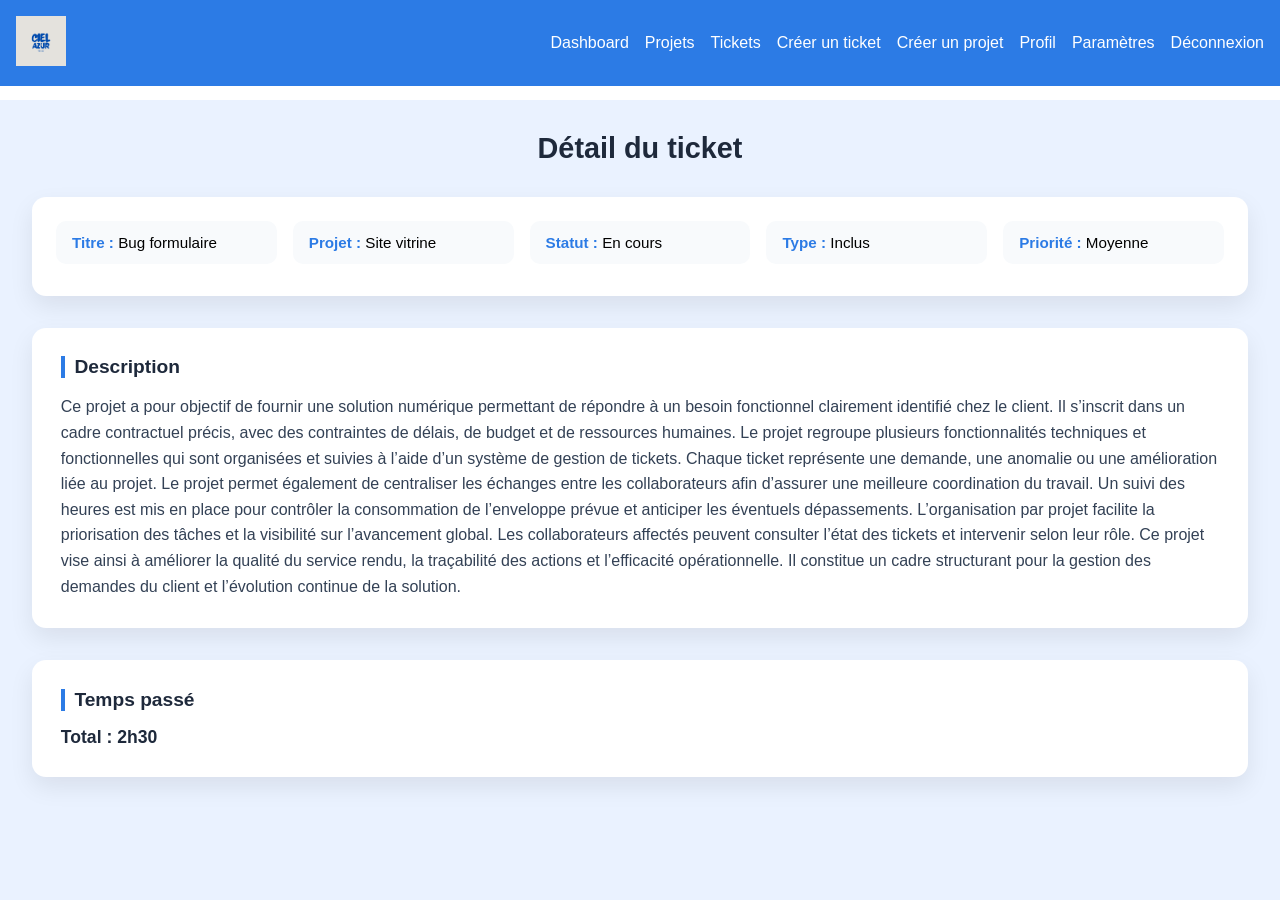
<file: ticket-detail.html>
<!DOCTYPE html>
<html lang="fr">
<head>
    <meta charset="UTF-8">
    <title>Détail du ticket | TP Ticketing</title>

    <!-- Feuille de style principale -->
    <link rel="stylesheet" href="css/style.css">
</head>

<body>

    <!-- En-tête avec navigation principale -->
    <header class="main-header"style="position: fixed; top: 0; left: 0; right: 0; background-color: #2c7be5; z-index: 1000;">
    <div class="header-content">
        <!-- Logo -->
        <div class="logo">
    <a href="index.html">
        <img src="assets/logo.png" alt="Logo">
    </a>
</div>

        <!-- Menu -->
        <nav>
            <a href="dashboard.html">Dashboard</a>
            <a href="projects.html">Projets</a>
            <a href="tickets.html">Tickets</a>
            <a href="ticket-create.html">Créer un ticket</a>
            <a href="project-create.html">Créer un projet</a>
            <a href="profile.html">Profil</a>
            <a href="setting.html">Paramètres</a>
            <a href="index.html">Déconnexion</a>
        </nav>
    </div>
</header>
    <!-- Contenu principal : détail d’un ticket -->
    <main class="ticket-detail">

        <h1>Détail du ticket</h1>

        <!-- Informations générales -->
        <section class="ticket-info">
            <p><strong>Titre :</strong> Bug formulaire</p>
            <p><strong>Projet :</strong> Site vitrine</p>
            <p><strong>Statut :</strong> En cours</p>
            <p><strong>Type :</strong> Inclus</p>
            <p><strong>Priorité :</strong> Moyenne</p>
        </section>

        <!-- Description du ticket -->
        <section class="ticket-description">
            <h2>Description</h2>
            <p>
                Ce projet a pour objectif de fournir une solution numérique permettant de répondre à un besoin fonctionnel clairement identifié chez le client. Il s’inscrit dans un cadre contractuel précis, avec des contraintes de délais, de budget et de ressources humaines. Le projet regroupe plusieurs fonctionnalités techniques et fonctionnelles qui sont organisées et suivies à l’aide d’un système de gestion de tickets. Chaque ticket représente une demande, une anomalie ou une amélioration liée au projet. Le projet permet également de centraliser les échanges entre les collaborateurs afin d’assurer une meilleure coordination du travail. Un suivi des heures est mis en place pour contrôler la consommation de l’enveloppe prévue et anticiper les éventuels dépassements. L’organisation par projet facilite la priorisation des tâches et la visibilité sur l’avancement global. Les collaborateurs affectés peuvent consulter l’état des tickets et intervenir selon leur rôle. Ce projet vise ainsi à améliorer la qualité du service rendu, la traçabilité des actions et l’efficacité opérationnelle. Il constitue un cadre structurant pour la gestion des demandes du client et l’évolution continue de la solution.
            </p>
        </section>

        <!-- Temps passé sur le ticket -->
        <section class="ticket-time">
            <h2>Temps passé</h2>
            <p>Total : 2h30</p>
        </section>

    </main>

</body>
</html>
</file>
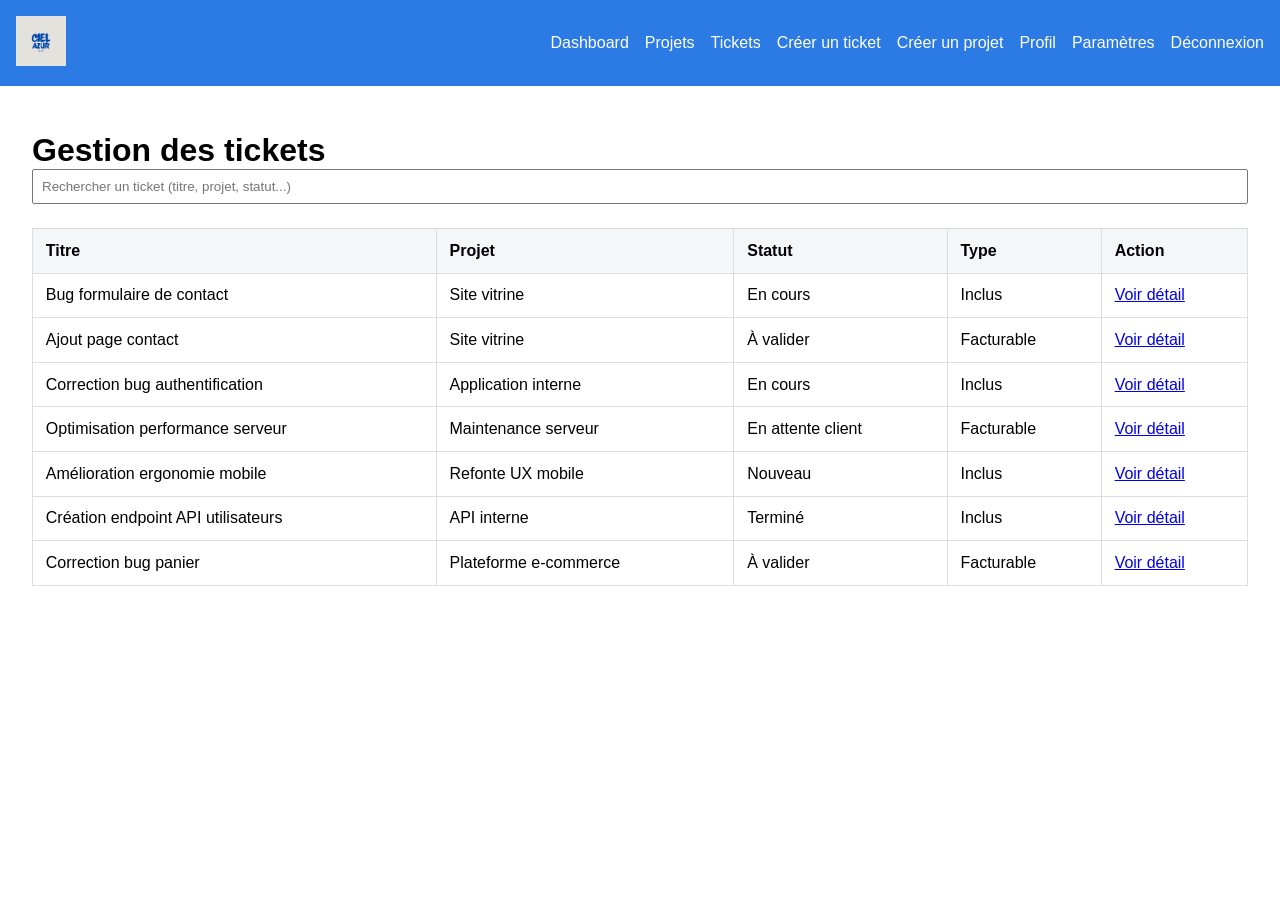
<file: tickets.html>
<!DOCTYPE html>
<html lang="fr">
<head>
    <meta charset="UTF-8">
    <title>Tickets | TP Ticketing</title>
    <link rel="stylesheet" href="css/style.css">
</head>

<body>

    <!-- En-tête avec navigation principale -->
<header class="main-header"style="position: fixed; top: 0; left: 0; right: 0; background-color: #2c7be5; z-index: 1000;">
    <div class="header-content">
        <!-- Logo -->
       <div class="logo">
    <a href="index.html">
        <img src="assets/logo.png" alt="Logo">
    </a>
</div>

        <!-- Menu -->
     <nav>
            <a href="dashboard.html">Dashboard</a>
            <a href="projects.html">Projets</a>
            <a href="tickets.html">Tickets</a>
            <a href="ticket-create.html">Créer un ticket</a>
            <a href="project-create.html">Créer un projet</a>
            <a href="profile.html">Profil</a>
            <a href="setting.html">Paramètres</a>
            <a href="index.html">Déconnexion</a>
        </nav>
    </div>
</header>

    <!-- Contenu principal : liste des tickets -->
    <main class="tickets">
<div class="tickets-header">
    <h1 class="tickets-title">Gestion des tickets</h1>
</div>
<div class="tickets-toolbar">
    <input
        type="search"
        placeholder="Rechercher un ticket (titre, projet, statut...)"
        class="tickets-search"
    >
</div>

        <table class="tickets-table">
            <thead>
                <tr>
                    <th>Titre</th>
                    <th>Projet</th>
                    <th>Statut</th>
                    <th>Type</th>
                    <th>Action</th>
                </tr>
            </thead>

            <tbody>

    <!-- Ticket 1 -->
    <tr>
        <td>Bug formulaire de contact</td>
        <td>Site vitrine</td>
        <td>En cours</td>
        <td>Inclus</td>
        <td>
            <a href="ticket-detail.html">Voir détail</a>
        </td>
    </tr>

    <!-- Ticket 2 -->
    <tr>
        <td>Ajout page contact</td>
        <td>Site vitrine</td>
        <td>À valider</td>
        <td>Facturable</td>
        <td>
            <a href="ticket-detail.html">Voir détail</a>
        </td>
    </tr>

    <!-- Ticket 3 -->
    <tr>
        <td>Correction bug authentification</td>
        <td>Application interne</td>
        <td>En cours</td>
        <td>Inclus</td>
        <td>
            <a href="ticket-detail.html">Voir détail</a>
        </td>
    </tr>

    <!-- Ticket 4 -->
    <tr>
        <td>Optimisation performance serveur</td>
        <td>Maintenance serveur</td>
        <td>En attente client</td>
        <td>Facturable</td>
        <td>
            <a href="ticket-detail.html">Voir détail</a>
        </td>
    </tr>

    <!-- Ticket 5 -->
    <tr>
        <td>Amélioration ergonomie mobile</td>
        <td>Refonte UX mobile</td>
        <td>Nouveau</td>
        <td>Inclus</td>
        <td>
            <a href="ticket-detail.html">Voir détail</a>
        </td>
    </tr>

    <!-- Ticket 6 -->
    <tr>
        <td>Création endpoint API utilisateurs</td>
        <td>API interne</td>
        <td>Terminé</td>
        <td>Inclus</td>
        <td>
            <a href="ticket-detail.html">Voir détail</a>
        </td>
    </tr>

    <!-- Ticket 7 -->
    <tr>
        <td>Correction bug panier</td>
        <td>Plateforme e-commerce</td>
        <td>À valider</td>
        <td>Facturable</td>
        <td>
            <a href="ticket-detail.html">Voir détail</a>
        </td>
    </tr>

</tbody>

        </table>

    </main>

</body>
</html>
</file>
<file: css/style.css>
* {
    box-sizing: border-box;
    margin: 0;
    padding: 0;
    font-family: Arial, sans-serif;
}
/* =========================
   PAGE LOGIN (ISOLEE)
========================= */

body.login-page {
    background-color: #eaf2ff;
    min-height: 100vh;
}

/* Header pleine largeur */
.login-page .main-header {
    width: 100%;
    background-color: #2c7be5;
}

/* Contenu du header bien aligné */
.login-page .header-content {
    max-width: 1200px;
    margin: 0 auto;
    padding: 1rem 2rem;
    display: flex;
    justify-content: space-between;
    align-items: center;
}

/* Zone centrale du login */
.login-page .login-container {
    max-width: 420px;
    margin: 5rem auto 0;
    background-color: rgb(64, 105, 219);
    padding: 2.5rem;
    border-radius: 12px;
    box-shadow: 0 15px 40px rgba(0, 0, 0, 0.12);
}

/* Titre centré */
.login-page .login-container h1 {
    text-align: center;
    margin-bottom: 2rem;
}

/* Bouton plus élégant */
.login-page button {
    border-radius: 10px;
}

/* Header avec logo + menu */
.header-content {
    display: flex;
    align-items: center;
    justify-content: space-between;
}

.logo img {
    height: 50px;
    object-fit: contain
}





.login-container h1 {
    text-align: center;
    margin-bottom: 1.5rem;
}



label {
    display: block;
    margin-bottom: 0.3rem;
}

input {
    width: 100%;
    padding: 0.5rem;
}



/* Header principal */
.main-header {
    background-color: #2c7be5;
    padding: 1rem;
}

.main-header nav {
    display: flex;
    gap: 1rem;
}

.main-header a {
    color: white;
    text-decoration: none;
}

/* Dashboard */
.dashboard {
    padding: 2rem;
}

/* Section statistiques */
.stats {
    display: flex;
    gap: 1rem;
    margin-top: 2rem;
}

/* Cartes statistiques */
.card {
    background-color: #f4f6f8;
    padding: 1.5rem;
    border-radius: 6px;
    width: 150px;
    text-align: center;
}


/* Tableau */

/* Page tickets */
.tickets {
    margin-top: 100px; 
    padding: 2rem;
}

/* Tableau des tickets */
.tickets-table {
    width: 100%;
    border-collapse: collapse;
    margin-top: 1.5rem;
}

.tickets-table th,
.tickets-table td {
    border: 1px solid #ddd;
    padding: 0.8rem;
    text-align: left;
}

.tickets-table th {
    background-color: #f4f6f8;
}
/* Détail du ticket */
.ticket-detail {
    padding: 2rem;
}

.ticket-info p {
    margin-bottom: 0.5rem;
}

.ticket-description,
.ticket-time {
    margin-top: 2rem;
    background-color: #f4f6f8;
    padding: 1.5rem;
    border-radius: 8px;
}
/* =========================
   PAGE CRÉATION DE TICKET
========================= */

.ticket-create {
    padding: 2rem;
}

/* Titre de la page */
.ticket-create h1 {
    margin-bottom: 1.5rem;
    color: #2c7be5;
}

/* =========================
   FORMULAIRE
========================= */

.ticket-form {
    width: 50%;
    max-width: 600px;
    background-color: #ffffff;
    padding: 2rem;
    border-radius: 10px;
    box-shadow: 0 8px 20px rgba(0, 0, 0, 0.1);
}

/* Groupe label + champ */
.form-group {
    margin-bottom: 1.2rem;
}

/* Labels */
.form-group label {
    display: block;
    margin-bottom: 0.4rem;
    font-size: 0.9rem;
    font-weight: bold;
    color: #333;
}

/* Champs input, select, textarea */
.form-group input,
.form-group select,
.form-group textarea {
    width: 100%;
    padding: 0.6rem 0.7rem;
    border-radius: 6px;
    border: 1px solid #ccc;
    font-size: 0.9rem;
}

/* Focus utilisateur */
.form-group input:focus,
.form-group select:focus,
.form-group textarea:focus {
    outline: none;
    border-color: #2c7be5;
}

/* Champ multiple (collaborateurs) */
.form-group select[multiple] {
    height: 90px;
}
/* =========================
   PAGE DÉTAIL DU TICKET
========================= */

.ticket-detail {
    margin-top: 100px;
    padding: 2rem;
    background-color: #eaf2ff;
    min-height: calc(100vh - 100px);
}

/* Titre principal */
.ticket-detail h1 {
    text-align: center;
    margin-bottom: 2rem;
    font-size: 1.8rem;
    color: #1e293b;
}

/* Bloc infos générales */
.ticket-info {
    display: grid;
    grid-template-columns: repeat(auto-fit, minmax(220px, 1fr));
    gap: 1rem;
    background-color: white;
    padding: 1.5rem;
    border-radius: 14px;
    box-shadow: 0 10px 25px rgba(0,0,0,0.08);
    margin-bottom: 2rem;
}

.ticket-info p {
    background-color: #f8fafc;
    padding: 0.8rem 1rem;
    border-radius: 10px;
    font-size: 0.95rem;
}

.ticket-info strong {
    color: #2c7be5;
}

/* Sections (description / temps) */
.ticket-description,
.ticket-time {
    background-color: white;
    padding: 1.8rem;
    border-radius: 14px;
    box-shadow: 0 10px 25px rgba(0,0,0,0.08);
    margin-bottom: 2rem;
}

/* Titres des sections */
.ticket-description h2,
.ticket-time h2 {
    font-size: 1.2rem;
    margin-bottom: 1rem;
    color: #1e293b;
    border-left: 4px solid #2c7be5;
    padding-left: 0.6rem;
}

/* Texte description */
.ticket-description p {
    line-height: 1.6;
    color: #334155;
}

/* Temps passé mis en valeur */
.ticket-time p {
    font-size: 1.1rem;
    font-weight: bold;
    color: #1e293b;
}

/* Responsive */
@media (max-width: 768px) {
    .ticket-detail {
        padding: 1rem;
    }
}

/* =========================
   BOUTON
========================= */

.ticket-form button {
    width: 100%;
    padding: 0.8rem;
    margin-top: 1rem;
    background-color: #2c7be5;
    color: white;
    border: none;
    border-radius: 6px;
    font-size: 1rem;
    cursor: pointer;
    transition: background-color 0.2s ease;
}

.ticket-form button:hover {
    background-color: #1f66c1;
}
/* =========================
   LAYOUT 2 COLONNES
========================= */

.ticket-layout {
    display: flex;
    gap: 2rem;
    margin-top: 1.5rem;
}

/* Colonne droite : info */
.ticket-info-box {
    width: 50%;
    max-width: 600px;
    background-color: #ffffff;
    padding: 2rem;
    border-radius: 10px;
    box-shadow: 0 8px 20px rgba(0, 0, 0, 0.1);
}
/* Image */
.ticket-info-box img {
    width: 100%;
    margin-bottom: 1rem;
}

/* Titre info */
.ticket-info-box h2 {
    color: #2c7be5;
    margin-bottom: 1rem;
}

/* Texte info */
.ticket-info-box p {
    font-size: 0.9rem;
    color: #333;
    margin-bottom: 0.8rem;
}

/* Responsive */
@media (max-width: 900px) {
    .ticket-layout {
        flex-direction: column;
    }

    .ticket-info-box {
        max-width: 100%;
    }
}
/* =========================
   DASHBOARD KPI – TICKETING
========================= */

.dashboard {
    background-color: #eaf2ff;
    min-height: 100vh;
}

/* KPI */
.kpi-grid {
    display: grid;
    grid-template-columns: repeat(auto-fit, minmax(200px, 1fr));
    gap: 1.5rem;
    margin-bottom: 2rem;
}

.kpi-card {
    background-color: white;
    padding: 1.2rem;
    border-radius: 10px;
    box-shadow: 0 6px 18px rgba(0,0,0,0.08);
}

.kpi-title {
    font-size: 0.85rem;
    color: #555;
}

.kpi-value {
    font-size: 1.8rem;
    color: #2c7be5;
}

/* Ligne centrale */
.dashboard-row {
    display: grid;
    grid-template-columns: 1fr 2fr 1fr;
    gap: 1.5rem;
    margin-bottom: 2rem;
}

/* Panels */
.panel {
    background-color: white;
    padding: 1.5rem;
    border-radius: 10px;
    box-shadow: 0 6px 18px rgba(0,0,0,0.08);
}

.panel.highlight {
    background-color: #2ccbc3;
    color: white;
}

.big-number {
    font-size: 3rem;
    font-weight: bold;
    text-align: center;
}

/* Statuts */
.status-row {
    display: grid;
    grid-template-columns: 80px 1fr 30px;
    align-items: center;
    gap: 0.5rem;
    margin-bottom: 0.8rem;
}

.bar {
    background-color: #eee;
    height: 8px;
    border-radius: 4px;
}

.bar-fill {
    height: 100%;
    border-radius: 4px;
}

.bar-fill.green { background-color: #22c55e; }
.bar-fill.blue { background-color: #2c7be5; }

/* Top list */
.top-list {
    list-style: none;
    padding: 0;
}

.top-list li {
    display: flex;
    justify-content: space-between;
    margin-bottom: 0.6rem;
}

/* Performance */
.panel.full {
    margin-top: 2rem;
}

.fake-chart {
    display: flex;
    gap: 0.6rem;
    align-items: flex-end;
    height: 200px;
    margin-top: 1rem;
}

.chart-bar {
    width: 30px;
    background-color: #2c7be5;
    border-radius: 4px 4px 0 0;
}

.chart-legend {
    margin-top: 0.8rem;
    font-size: 0.85rem;
    color: #555;
}

/* Responsive */
@media (max-width: 900px) {
    .dashboard-row {
        grid-template-columns: 1fr;
    }
}
/* Titres des sections dashboard */
.dashboard h1 {
    font-size: 1.8rem;
    margin-bottom: 2rem;
    color: #1e293b;
}

.panel h3 {
    font-size: 1.1rem;
    font-weight: 600;
    margin-bottom: 1rem;
    color: #1e293b;
    border-left: 4px solid #2c7be5;
    padding-left: 0.6rem;
}
/* Graphiques combinés */
.charts-row {
    display: grid;
    grid-template-columns: 1fr 1fr;
    gap: 2rem;
    align-items: center;
}

.fake-chart.line {
    height: 200px;
}

.line-chart {
    width: 100%;
    height: 100%;
}

/* Texte d'analyse */
.chart-analysis {
    margin-top: 1rem;
    font-size: 0.95rem;
    color: #475569;
    font-style: italic;
}
/*/* =========================
   COMBO CHART (BARRES + LIGNE)
========================= */

.combo-chart {
    width: 100%;
    max-width: 750px;
    height: auto;
    margin-top: 1rem;
}

/* Grille */
.grid line {
    stroke: #e5e7eb;
    stroke-width: 1;
}

/* Axes */
.axis text {
    font-size: 12px;
    fill: #475569;
}

/* Barres */
.bars rect {
    fill: #2c7be5;
    opacity: 0.85;
    rx: 3;
}

/* Courbe */
.line.solved {
    fill: none;
    stroke: #22c55e;
    stroke-width: 3;
}

/* Points */
.points circle {
    fill: #22c55e;
}

/* Légende */
.legend text {
    font-size: 12px;
    fill: #334155;
}

/* Analyse */
.chart-analysis {
    margin-top: 1rem;
    font-size: 0.95rem;
    color: #475569;
    font-style: italic;
}
.line {
    fill: none;
}

/* Page projets – style moderne */
.page-title {
    font-size: 1.8rem;
    margin-bottom: 0.3rem;
    text-align: center;
    padding: 0.6rem 1.2rem;
    border: 2px solid #2c7be5;
    border-radius: 12px;
    margin: 0 auto 1rem auto ;
    display: flex;    justify-content: center;
    align-items: center;

}

.page-subtitle {
    color: #64748b;
    margin-bottom: 2.5rem;
    text-align: center;
}

.projects-grid {
    display: grid;
    grid-template-columns: repeat(auto-fill, minmax(360px, 1fr));
    gap: 2rem;
}

/* Cartes plus grandes */
.project-card {
    background: white;
    padding: 2rem;
    border-radius: 16px;
    box-shadow: 0 12px 30px rgba(0,0,0,0.1);
    min-height: 240px;
}


/* Header projet */
.project-header {
    display: flex;
    justify-content: space-between;
    align-items: center;
}

.project-header h2 {
    font-size: 1.2rem;
}

/* Badges */
.badge {
    font-size: 0.7rem;
    padding: 0.3rem 0.6rem;
    border-radius: 999px;
    color: white;
}

.badge.active {
    background-color: #22c55e;
}

.badge.warning {
    background-color: #f59e0b;
}

/* Infos projet */
.project-client,
.project-collab {
    font-size: 0.9rem;
    color: #475569;
}

/* Heures */
.hours span {
    font-size: 0.85rem;
}

.progress {
    background: #e5e7eb;
    border-radius: 999px;
    height: 8px;
    overflow: hidden;
    margin-top: 4px;
}

.progress-fill {
    background: #2c7be5;
    height: 100%;
}

.progress-fill.danger {
    background: #ef4444;
}

/* Actions */
.project-actions {
    margin-top: auto;
}

.btn-link {
    display: inline-block;
    margin-top: 0.8rem;
    text-decoration: none;
    color: #2c7be5;
    font-weight: 500;
}
#form-message {
    margin-bottom: 1rem;
    padding: 0.8rem;
    border-radius: 6px;
    font-size: 0.9rem;
    display: none;
}

#form-message.error {
    background-color: #fee2e2;
    color: #991b1b;
}

#form-message.success {
    background-color: #dcfce7;
    color: #166534;
}

#form-message.info {
    background-color: #e0f2fe;
    color: #075985;
}
@media (max-width: 768px) {
    .ticket-layout {
        flex-direction: column;
    }

    .ticket-form,
    .ticket-info-box {
        max-width: 100%;
    }
}
/* Champ invalide */
.input-error {
    border: 2px solid #dc2626;
    background-color: #fee2e2;
}

/* Champ valide */
.input-success {
    border: 2px solid #16a34a;
}



/* Profil menu */
.profile-menu {
    position: relative;
}

/* Avatar */
.profile-avatar {
    width: 36px;
    height: 36px;
    border-radius: 50%;
    cursor: pointer;
    border: 2px solid white;
}

/* Menu déroulant */
.profile-dropdown {
    position: absolute;
    right: 0;
    top: 50px;
    width: 220px;
    background: white;
    border-radius: 12px;
    box-shadow: 0 10px 30px rgba(0,0,0,0.15);
    padding: 0.8rem;
    display: none;
    z-index: 2000;
}

/* Infos utilisateur */
.profile-info {
    margin-bottom: 0.6rem;
}

.profile-info span {
    font-size: 0.8rem;
    color: #64748b;
}

/* Liens */
.profile-dropdown a {
    display: block;
    padding: 0.5rem;
    text-decoration: none;
    color: #1e293b;
    border-radius: 6px;
    font-size: 0.9rem;
}

.profile-dropdown a:hover {
    background-color: #f1f5f9;
}

.profile-dropdown .logout {
    color: #dc2626;
}

/* Séparateur */
.profile-dropdown hr {
    border: none;
    border-top: 1px solid #e5e7eb;
    margin: 0.4rem 0;
}
</file>
